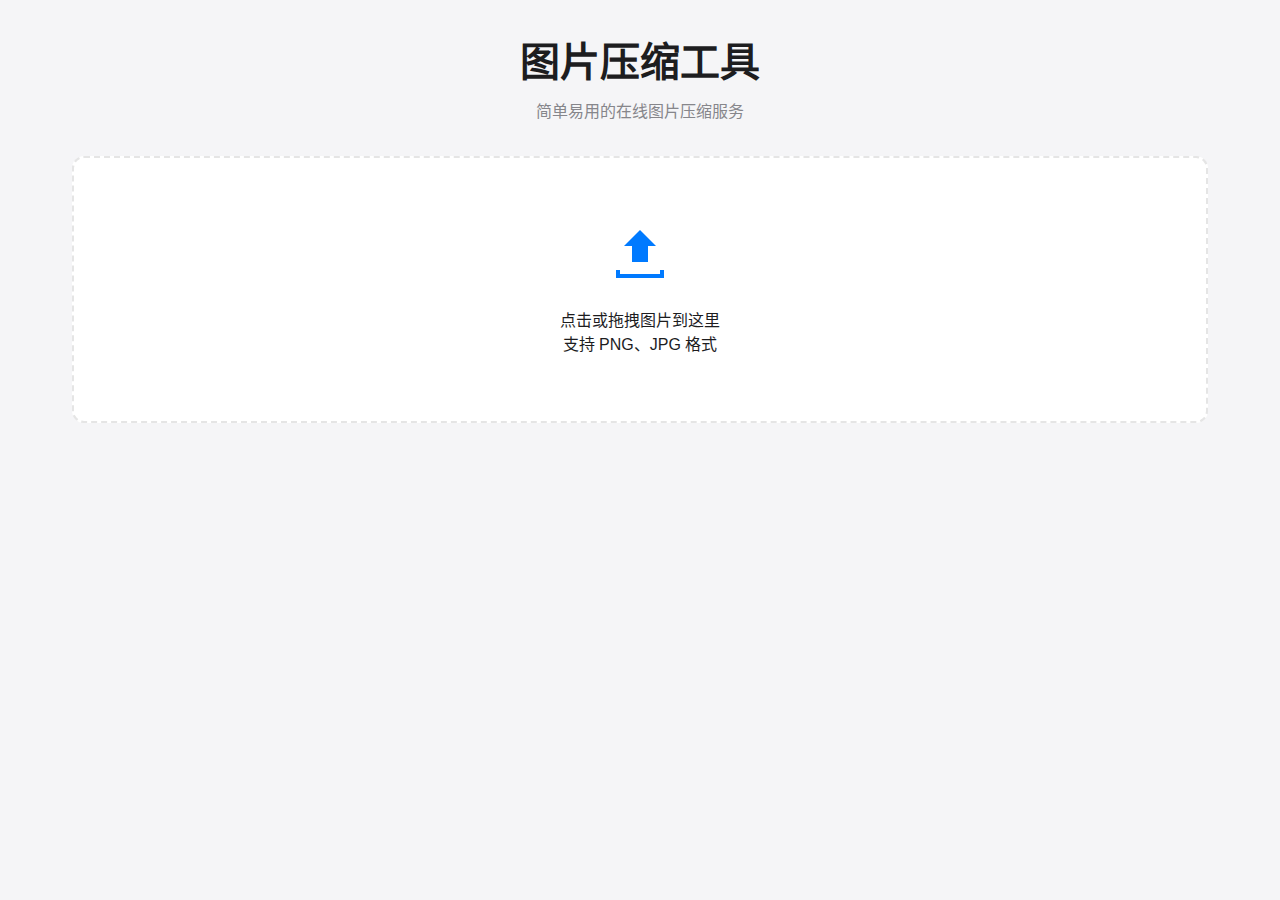
<file: index.html>
<!DOCTYPE html>
<html lang="zh-CN">
<head>
    <meta charset="UTF-8">
    <meta name="viewport" content="width=device-width, initial-scale=1.0">
    <title>图片压缩工具</title>
    <link rel="stylesheet" href="styles.css">
</head>
<body>
    <div class="container">
        <!-- 头部标题 -->
        <header>
            <h1>图片压缩工具</h1>
            <p>简单易用的在线图片压缩服务</p>
        </header>

        <!-- 上传区域 -->
        <div class="upload-area" id="uploadArea">
            <input type="file" id="fileInput" accept="image/png,image/jpeg" hidden>
            <div class="upload-box">
                <img src="upload-icon.svg" alt="上传图标" class="upload-icon">
                <p>点击或拖拽图片到这里</p>
                <p class="sub-text">支持 PNG、JPG 格式</p>
            </div>
        </div>

        <!-- 预览和控制区域 -->
        <div class="preview-container" id="previewContainer" style="display: none;">
            <div class="preview-box">
                <div class="original-image">
                    <h3>原始图片</h3>
                    <div class="image-container">
                        <img id="originalPreview" alt="原始图片预览">
                    </div>
                    <div class="file-info">
                        <span>文件大小：</span>
                        <span id="originalSize">0 KB</span>
                    </div>
                </div>

                <div class="compressed-image">
                    <h3>压缩后</h3>
                    <div class="image-container">
                        <img id="compressedPreview" alt="压缩后预览">
                    </div>
                    <div class="file-info">
                        <span>文件大小：</span>
                        <span id="compressedSize">0 KB</span>
                    </div>
                </div>
            </div>

            <!-- 压缩控制 -->
            <div class="controls">
                <div class="quality-control">
                    <label for="qualitySlider">压缩程度：</label>
                    <input type="range" id="qualitySlider" min="0" max="100" value="80">
                    <span id="qualityValue">80%</span>
                    <span class="quality-note">（JPG: 调整压缩质量 / PNG: 调整图片尺寸）</span>
                </div>
                <button id="downloadBtn" class="download-btn">下载压缩后的图片</button>
            </div>
        </div>
    </div>
    <script src="script.js"></script>
</body>
</html>
</file>
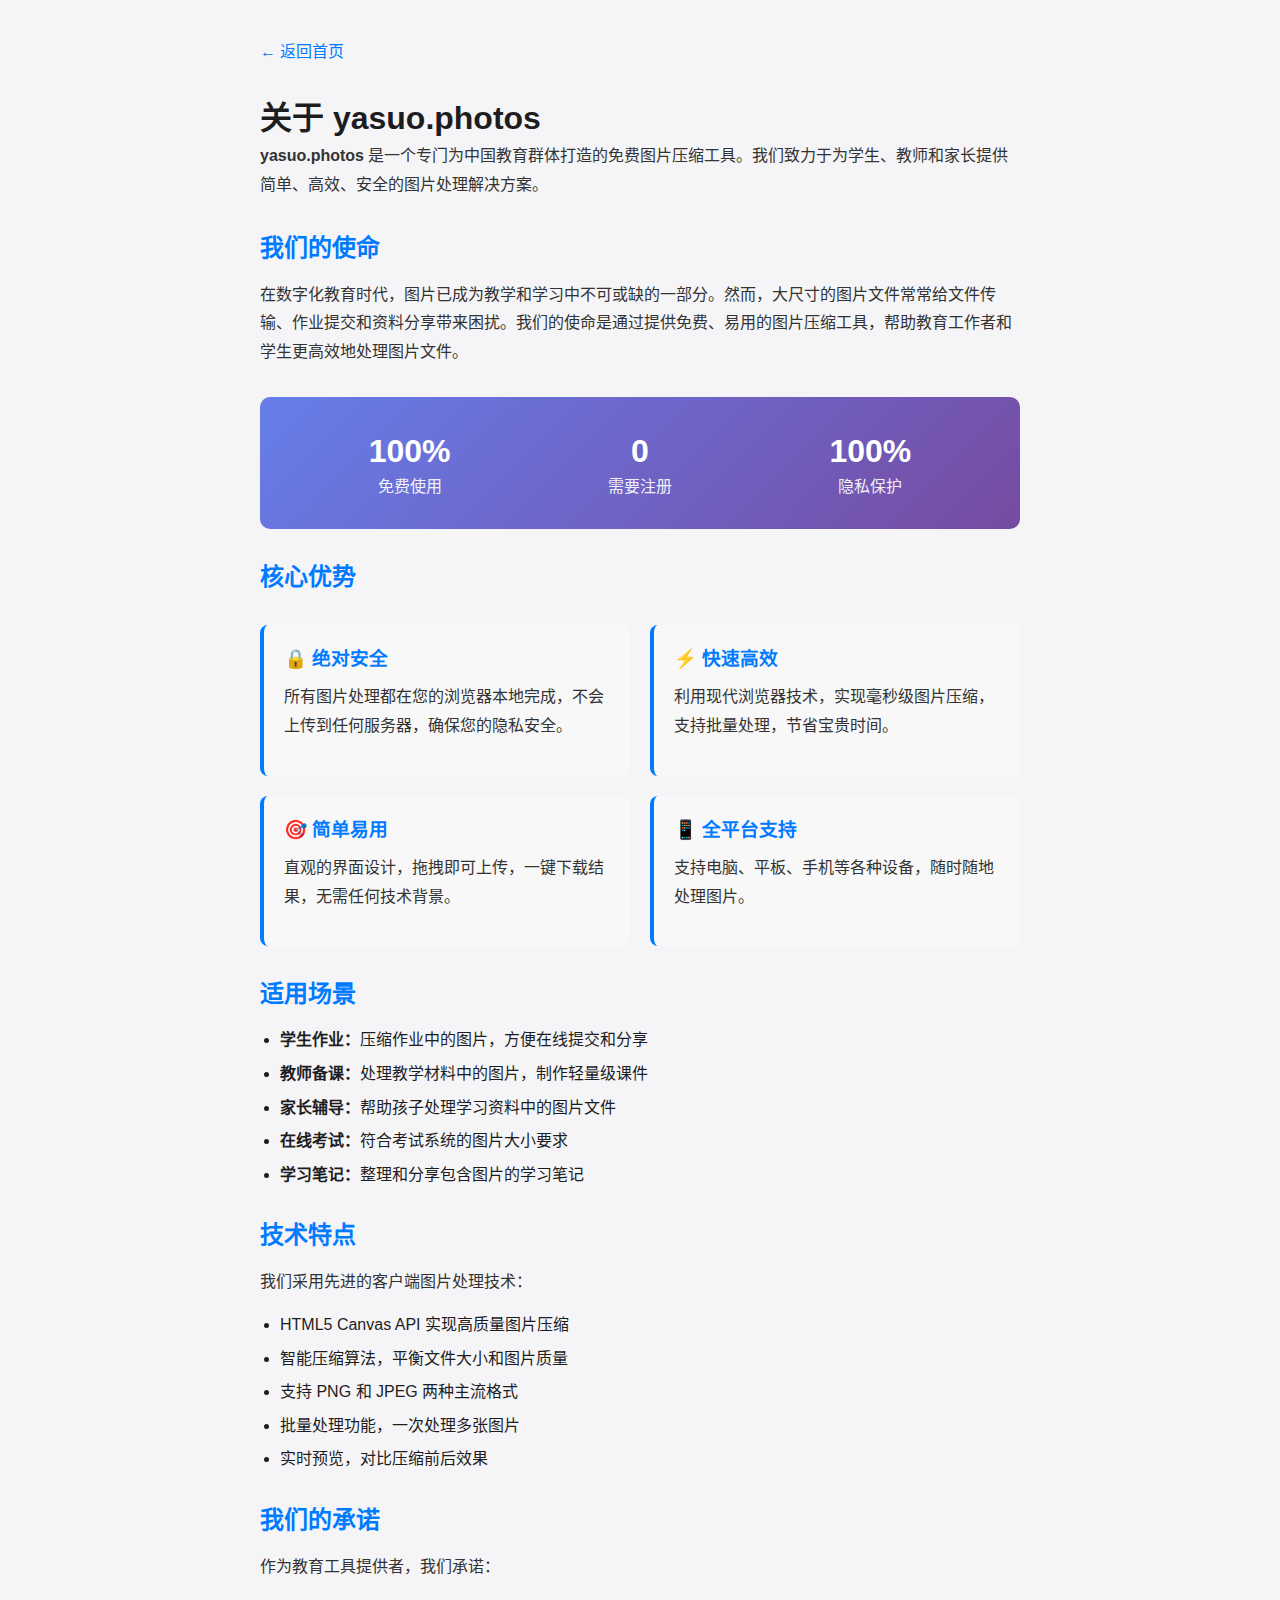
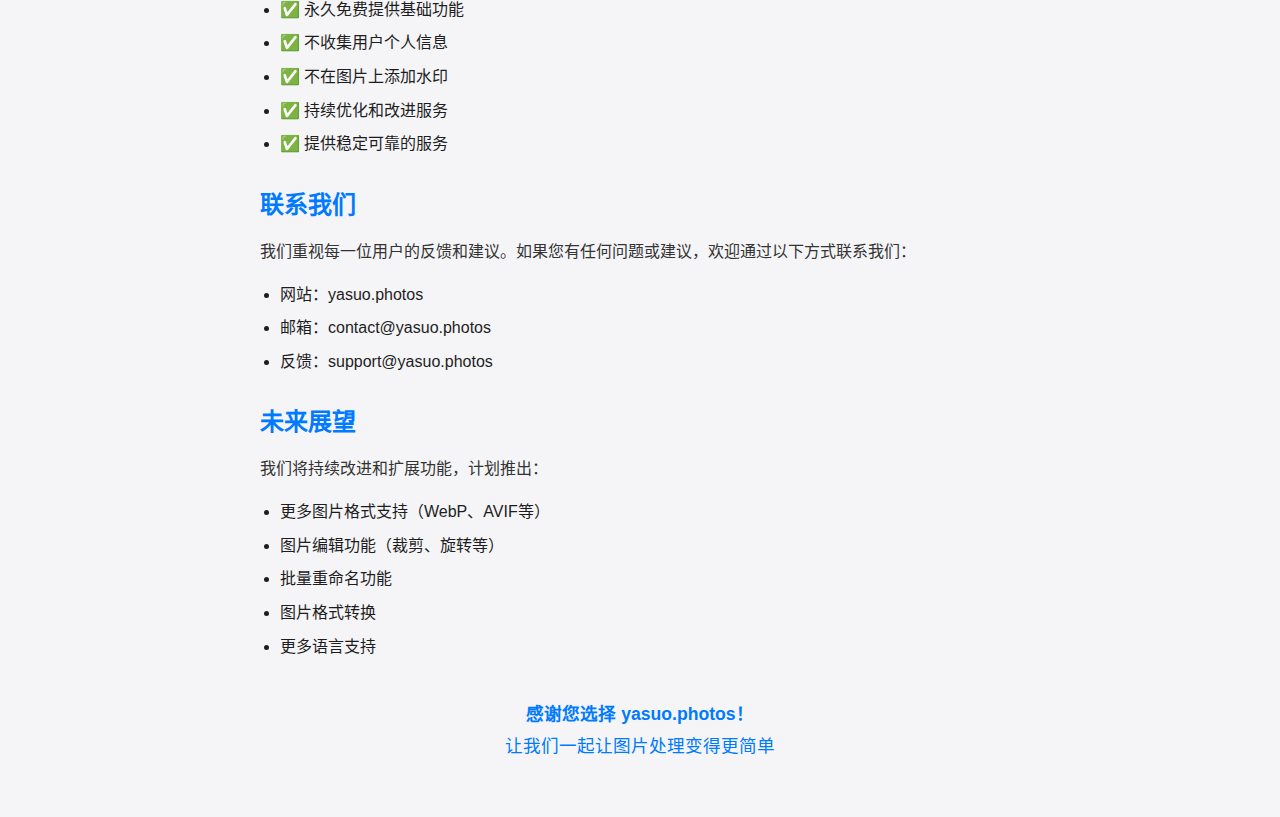
<file: about.html>
<!DOCTYPE html>
<html lang="zh-CN">
<head>
    <meta charset="UTF-8">
    <meta name="viewport" content="width=device-width, initial-scale=1.0">
    <title>关于我们 - yasuo.photos</title>
    <link rel="stylesheet" href="styles.css">
    <style>
        .policy-container {
            max-width: 800px;
            margin: 0 auto;
            padding: 40px 20px;
        }
        .policy-content h2 {
            color: var(--primary-color);
            margin-top: 30px;
            margin-bottom: 15px;
        }
        .policy-content p {
            line-height: 1.8;
            margin-bottom: 15px;
            color: #333;
        }
        .policy-content ul {
            margin-left: 20px;
            margin-bottom: 15px;
        }
        .policy-content li {
            margin-bottom: 8px;
            line-height: 1.6;
        }
        .back-link {
            display: inline-block;
            margin-bottom: 30px;
            color: var(--primary-color);
            text-decoration: none;
        }
        .back-link:hover {
            text-decoration: underline;
        }
        .feature-grid {
            display: grid;
            grid-template-columns: repeat(auto-fit, minmax(250px, 1fr));
            gap: 20px;
            margin: 30px 0;
        }
        .feature-card {
            background: #f8f8f8;
            padding: 20px;
            border-radius: 8px;
            border-left: 4px solid var(--primary-color);
        }
        .feature-card h3 {
            color: var(--primary-color);
            margin-bottom: 10px;
        }
        .stats {
            display: flex;
            justify-content: space-around;
            margin: 30px 0;
            padding: 30px;
            background: linear-gradient(135deg, #667eea 0%, #764ba2 100%);
            border-radius: 10px;
            color: white;
        }
        .stat-item {
            text-align: center;
        }
        .stat-number {
            font-size: 2em;
            font-weight: bold;
            display: block;
        }
        .stat-label {
            margin-top: 5px;
            opacity: 0.9;
        }
    </style>
</head>
<body>
    <div class="policy-container">
        <a href="index.html" class="back-link">← 返回首页</a>
        
        <h1>关于 yasuo.photos</h1>
        
        <div class="policy-content">
            <p><strong>yasuo.photos</strong> 是一个专门为中国教育群体打造的免费图片压缩工具。我们致力于为学生、教师和家长提供简单、高效、安全的图片处理解决方案。</p>
            
            <h2>我们的使命</h2>
            <p>在数字化教育时代，图片已成为教学和学习中不可或缺的一部分。然而，大尺寸的图片文件常常给文件传输、作业提交和资料分享带来困扰。我们的使命是通过提供免费、易用的图片压缩工具，帮助教育工作者和学生更高效地处理图片文件。</p>
            
            <div class="stats">
                <div class="stat-item">
                    <span class="stat-number">100%</span>
                    <span class="stat-label">免费使用</span>
                </div>
                <div class="stat-item">
                    <span class="stat-number">0</span>
                    <span class="stat-label">需要注册</span>
                </div>
                <div class="stat-item">
                    <span class="stat-number">100%</span>
                    <span class="stat-label">隐私保护</span>
                </div>
            </div>
            
            <h2>核心优势</h2>
            <div class="feature-grid">
                <div class="feature-card">
                    <h3>🔒 绝对安全</h3>
                    <p>所有图片处理都在您的浏览器本地完成，不会上传到任何服务器，确保您的隐私安全。</p>
                </div>
                <div class="feature-card">
                    <h3>⚡ 快速高效</h3>
                    <p>利用现代浏览器技术，实现毫秒级图片压缩，支持批量处理，节省宝贵时间。</p>
                </div>
                <div class="feature-card">
                    <h3>🎯 简单易用</h3>
                    <p>直观的界面设计，拖拽即可上传，一键下载结果，无需任何技术背景。</p>
                </div>
                <div class="feature-card">
                    <h3>📱 全平台支持</h3>
                    <p>支持电脑、平板、手机等各种设备，随时随地处理图片。</p>
                </div>
            </div>
            
            <h2>适用场景</h2>
            <ul>
                <li><strong>学生作业：</strong>压缩作业中的图片，方便在线提交和分享</li>
                <li><strong>教师备课：</strong>处理教学材料中的图片，制作轻量级课件</li>
                <li><strong>家长辅导：</strong>帮助孩子处理学习资料中的图片文件</li>
                <li><strong>在线考试：</strong>符合考试系统的图片大小要求</li>
                <li><strong>学习笔记：</strong>整理和分享包含图片的学习笔记</li>
            </ul>
            
            <h2>技术特点</h2>
            <p>我们采用先进的客户端图片处理技术：</p>
            <ul>
                <li>HTML5 Canvas API 实现高质量图片压缩</li>
                <li>智能压缩算法，平衡文件大小和图片质量</li>
                <li>支持 PNG 和 JPEG 两种主流格式</li>
                <li>批量处理功能，一次处理多张图片</li>
                <li>实时预览，对比压缩前后效果</li>
            </ul>
            
            <h2>我们的承诺</h2>
            <p>作为教育工具提供者，我们承诺：</p>
            <ul>
                <li>✅ 永久免费提供基础功能</li>
                <li>✅ 不收集用户个人信息</li>
                <li>✅ 不在图片上添加水印</li>
                <li>✅ 持续优化和改进服务</li>
                <li>✅ 提供稳定可靠的服务</li>
            </ul>
            
            <h2>联系我们</h2>
            <p>我们重视每一位用户的反馈和建议。如果您有任何问题或建议，欢迎通过以下方式联系我们：</p>
            <ul>
                <li>网站：yasuo.photos</li>
                <li>邮箱：contact@yasuo.photos</li>
                <li>反馈：support@yasuo.photos</li>
            </ul>
            
            <h2>未来展望</h2>
            <p>我们将持续改进和扩展功能，计划推出：</p>
            <ul>
                <li>更多图片格式支持（WebP、AVIF等）</li>
                <li>图片编辑功能（裁剪、旋转等）</li>
                <li>批量重命名功能</li>
                <li>图片格式转换</li>
                <li>更多语言支持</li>
            </ul>
            
            <p style="text-align: center; margin-top: 40px; font-size: 1.1em; color: var(--primary-color);">
                <strong>感谢您选择 yasuo.photos！</strong><br>
                让我们一起让图片处理变得更简单
            </p>
        </div>
    </div>
</body>
</html>
</file>
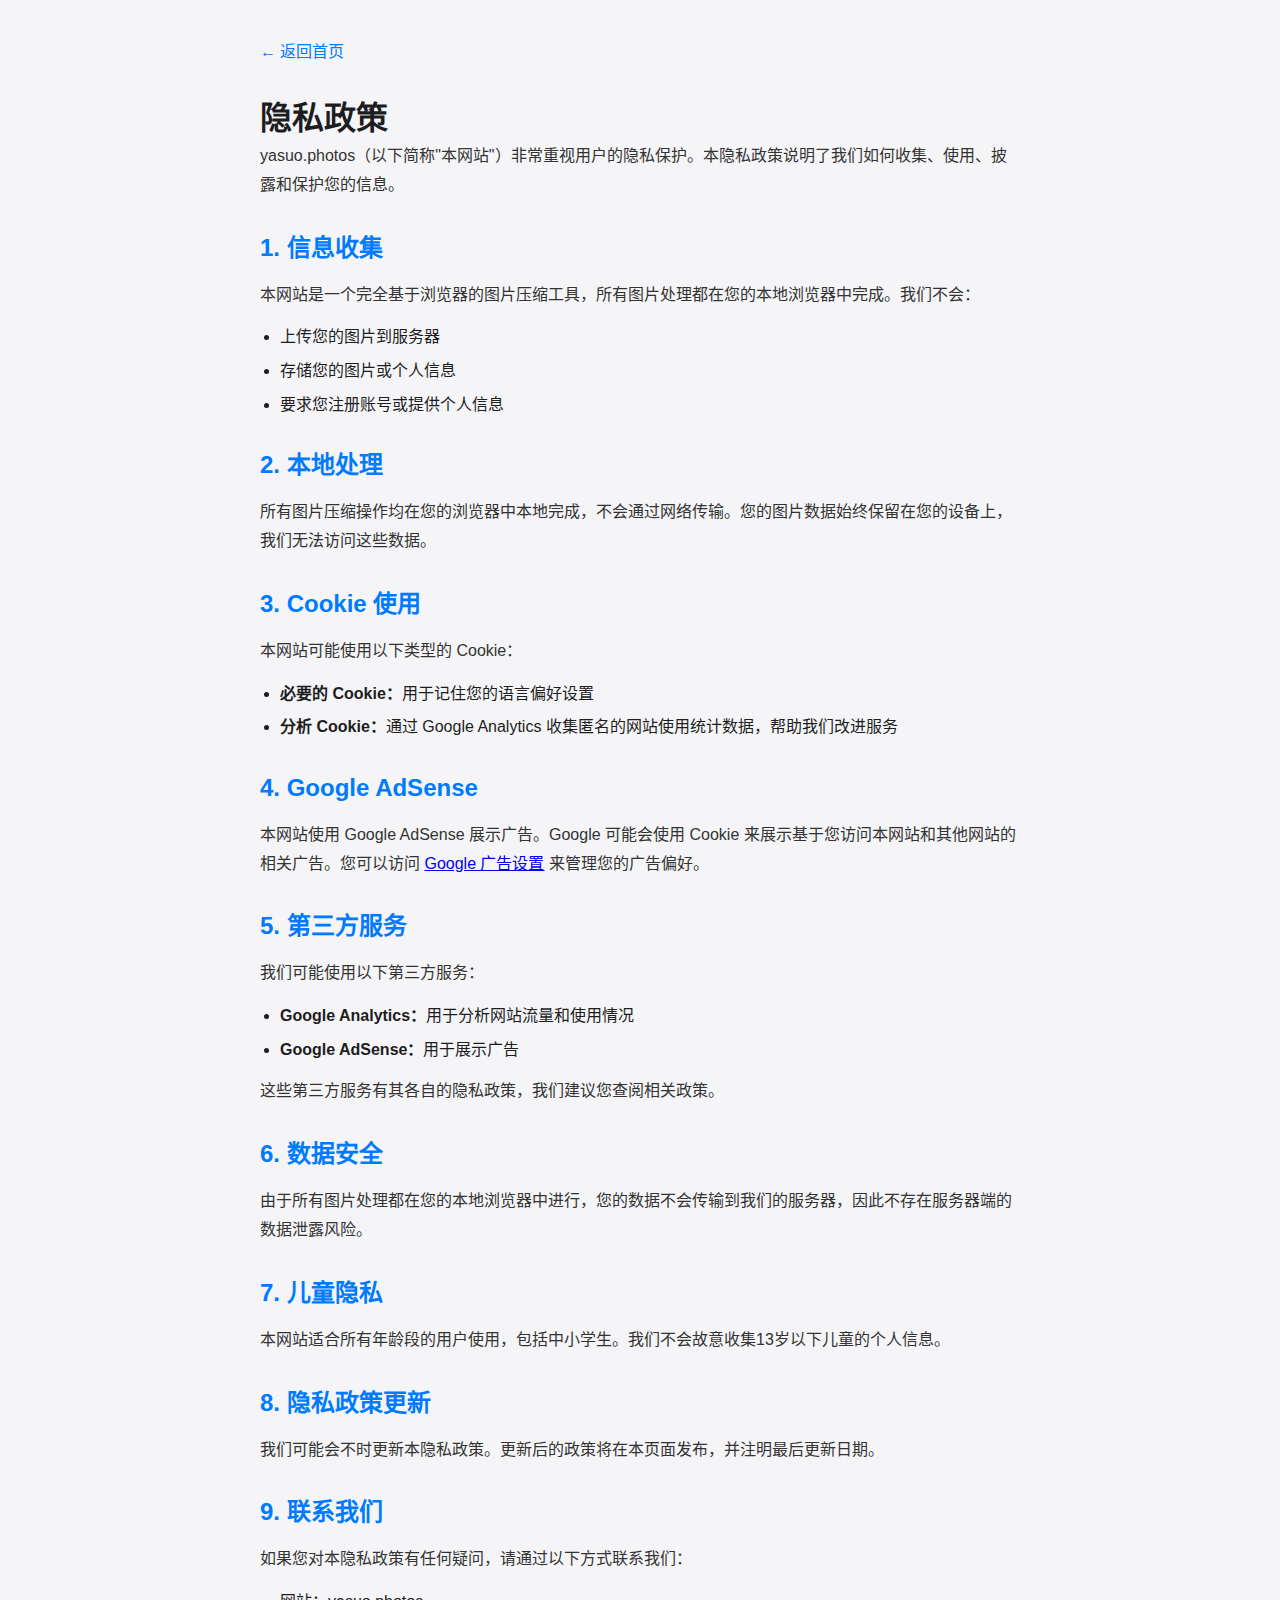
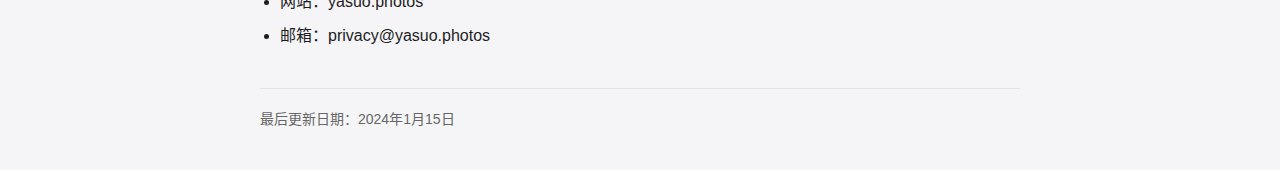
<file: privacy.html>
<!DOCTYPE html>
<html lang="zh-CN">
<head>
    <meta charset="UTF-8">
    <meta name="viewport" content="width=device-width, initial-scale=1.0">
    <title>隐私政策 - yasuo.photos</title>
    <link rel="stylesheet" href="styles.css">
    <style>
        .policy-container {
            max-width: 800px;
            margin: 0 auto;
            padding: 40px 20px;
        }
        .policy-content h2 {
            color: var(--primary-color);
            margin-top: 30px;
            margin-bottom: 15px;
        }
        .policy-content p {
            line-height: 1.8;
            margin-bottom: 15px;
            color: #333;
        }
        .policy-content ul {
            margin-left: 20px;
            margin-bottom: 15px;
        }
        .policy-content li {
            margin-bottom: 8px;
            line-height: 1.6;
        }
        .back-link {
            display: inline-block;
            margin-bottom: 30px;
            color: var(--primary-color);
            text-decoration: none;
        }
        .back-link:hover {
            text-decoration: underline;
        }
        .last-updated {
            color: #666;
            font-size: 14px;
            margin-top: 40px;
            padding-top: 20px;
            border-top: 1px solid #e5e5e5;
        }
    </style>
</head>
<body>
    <div class="policy-container">
        <a href="index.html" class="back-link">← 返回首页</a>
        
        <h1>隐私政策</h1>
        
        <div class="policy-content">
            <p>yasuo.photos（以下简称"本网站"）非常重视用户的隐私保护。本隐私政策说明了我们如何收集、使用、披露和保护您的信息。</p>
            
            <h2>1. 信息收集</h2>
            <p>本网站是一个完全基于浏览器的图片压缩工具，所有图片处理都在您的本地浏览器中完成。我们不会：</p>
            <ul>
                <li>上传您的图片到服务器</li>
                <li>存储您的图片或个人信息</li>
                <li>要求您注册账号或提供个人信息</li>
            </ul>
            
            <h2>2. 本地处理</h2>
            <p>所有图片压缩操作均在您的浏览器中本地完成，不会通过网络传输。您的图片数据始终保留在您的设备上，我们无法访问这些数据。</p>
            
            <h2>3. Cookie 使用</h2>
            <p>本网站可能使用以下类型的 Cookie：</p>
            <ul>
                <li><strong>必要的 Cookie：</strong>用于记住您的语言偏好设置</li>
                <li><strong>分析 Cookie：</strong>通过 Google Analytics 收集匿名的网站使用统计数据，帮助我们改进服务</li>
            </ul>
            
            <h2>4. Google AdSense</h2>
            <p>本网站使用 Google AdSense 展示广告。Google 可能会使用 Cookie 来展示基于您访问本网站和其他网站的相关广告。您可以访问 <a href="https://www.google.com/policies/technologies/ads/" target="_blank">Google 广告设置</a> 来管理您的广告偏好。</p>
            
            <h2>5. 第三方服务</h2>
            <p>我们可能使用以下第三方服务：</p>
            <ul>
                <li><strong>Google Analytics：</strong>用于分析网站流量和使用情况</li>
                <li><strong>Google AdSense：</strong>用于展示广告</li>
            </ul>
            <p>这些第三方服务有其各自的隐私政策，我们建议您查阅相关政策。</p>
            
            <h2>6. 数据安全</h2>
            <p>由于所有图片处理都在您的本地浏览器中进行，您的数据不会传输到我们的服务器，因此不存在服务器端的数据泄露风险。</p>
            
            <h2>7. 儿童隐私</h2>
            <p>本网站适合所有年龄段的用户使用，包括中小学生。我们不会故意收集13岁以下儿童的个人信息。</p>
            
            <h2>8. 隐私政策更新</h2>
            <p>我们可能会不时更新本隐私政策。更新后的政策将在本页面发布，并注明最后更新日期。</p>
            
            <h2>9. 联系我们</h2>
            <p>如果您对本隐私政策有任何疑问，请通过以下方式联系我们：</p>
            <ul>
                <li>网站：yasuo.photos</li>
                <li>邮箱：privacy@yasuo.photos</li>
            </ul>
            
            <div class="last-updated">
                最后更新日期：2024年1月15日
            </div>
        </div>
    </div>
</body>
</html>
</file>
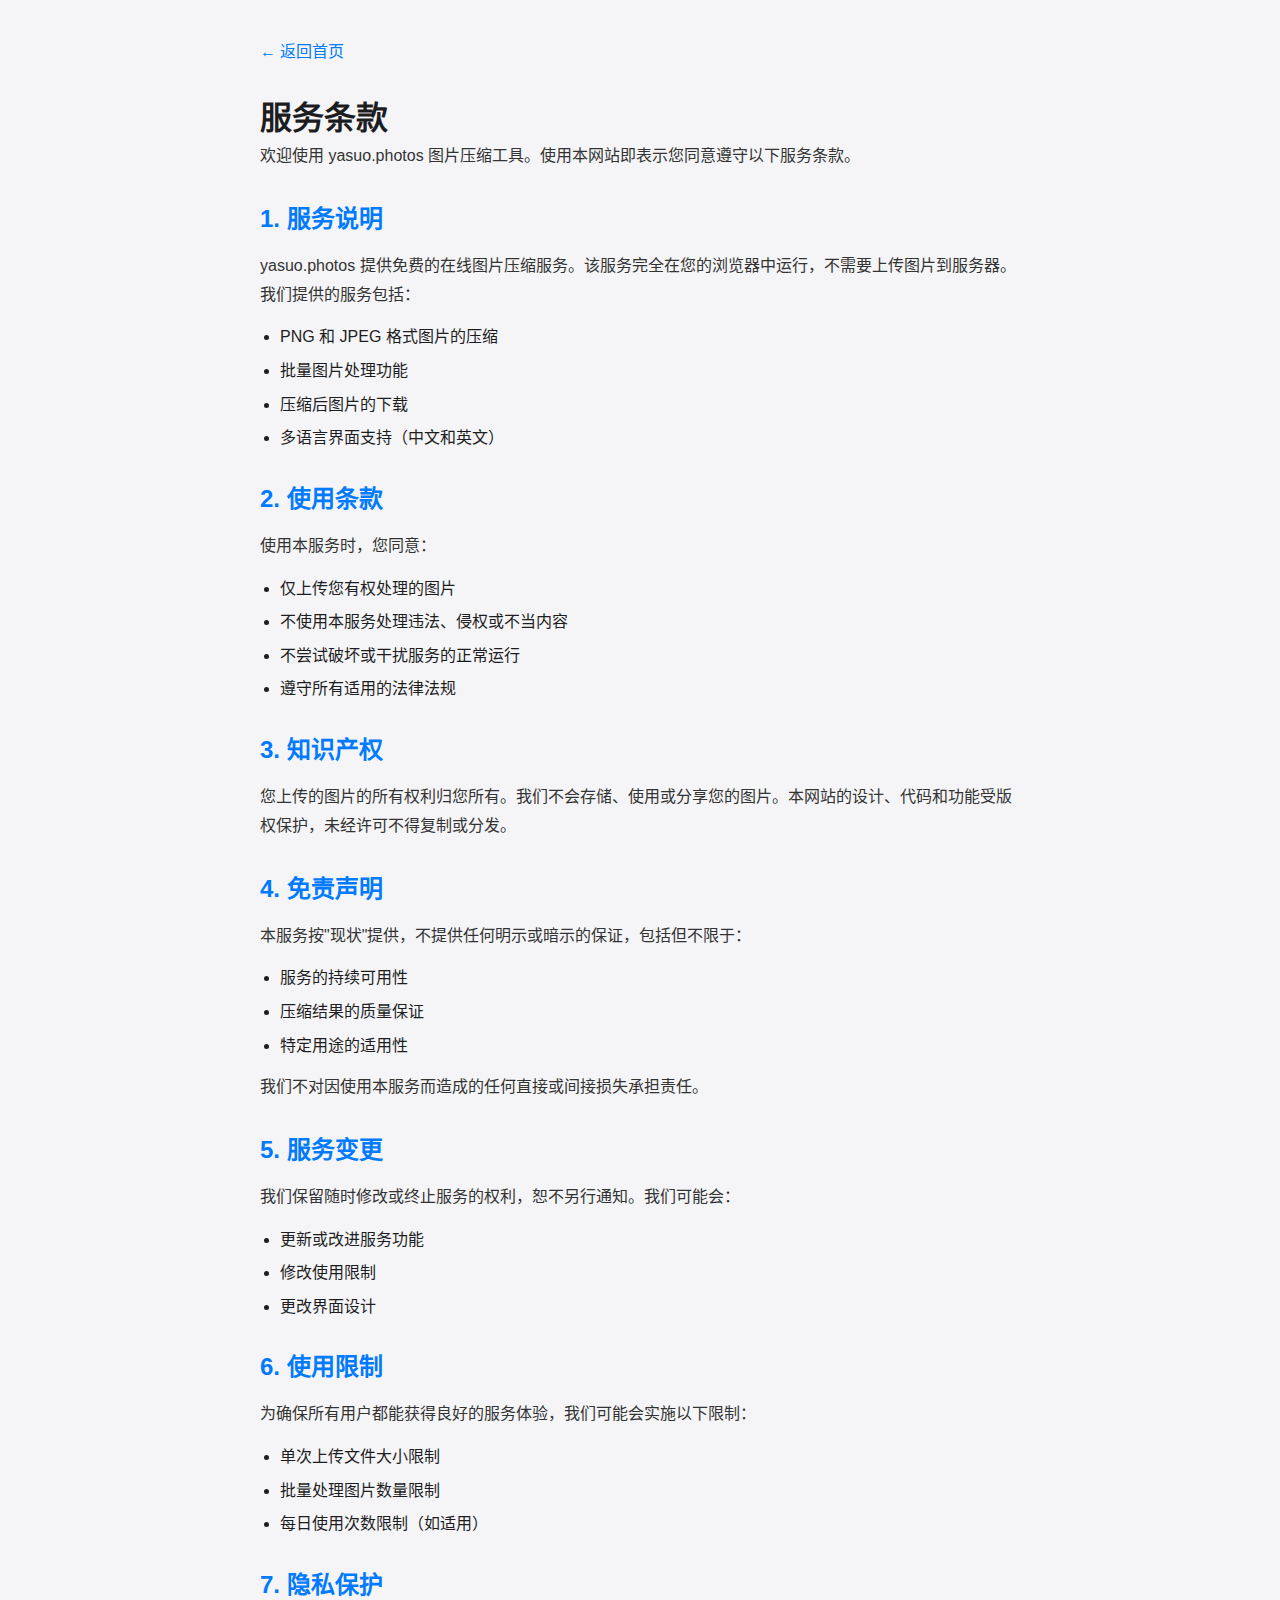
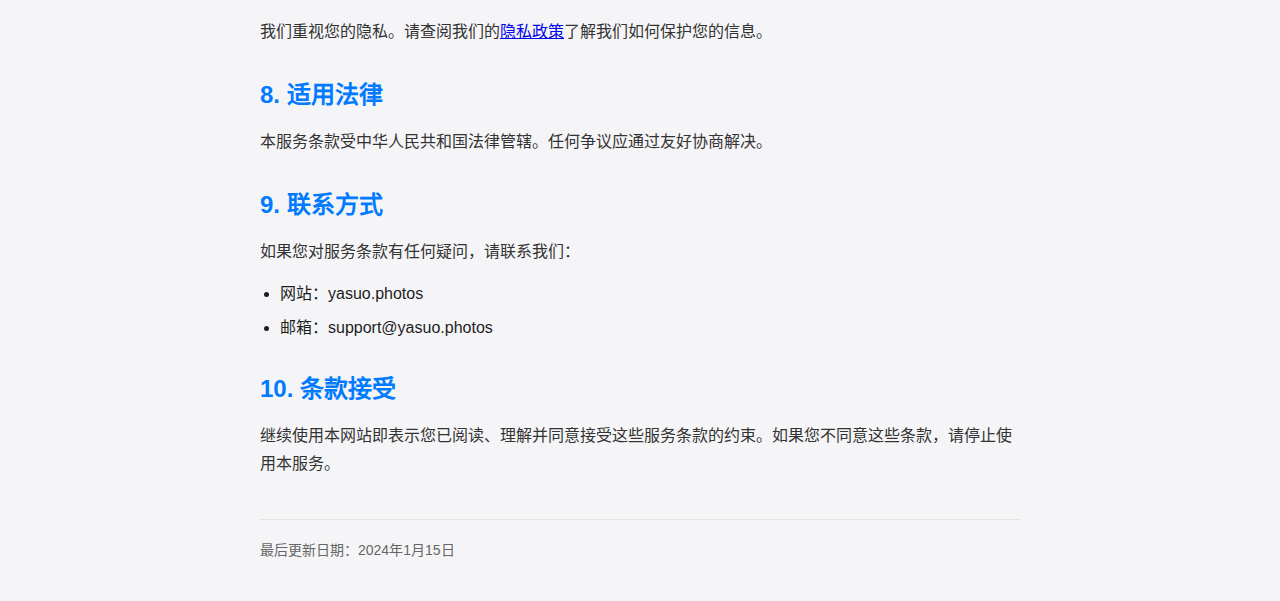
<file: terms.html>
<!DOCTYPE html>
<html lang="zh-CN">
<head>
    <meta charset="UTF-8">
    <meta name="viewport" content="width=device-width, initial-scale=1.0">
    <title>服务条款 - yasuo.photos</title>
    <link rel="stylesheet" href="styles.css">
    <style>
        .policy-container {
            max-width: 800px;
            margin: 0 auto;
            padding: 40px 20px;
        }
        .policy-content h2 {
            color: var(--primary-color);
            margin-top: 30px;
            margin-bottom: 15px;
        }
        .policy-content p {
            line-height: 1.8;
            margin-bottom: 15px;
            color: #333;
        }
        .policy-content ul {
            margin-left: 20px;
            margin-bottom: 15px;
        }
        .policy-content li {
            margin-bottom: 8px;
            line-height: 1.6;
        }
        .back-link {
            display: inline-block;
            margin-bottom: 30px;
            color: var(--primary-color);
            text-decoration: none;
        }
        .back-link:hover {
            text-decoration: underline;
        }
        .last-updated {
            color: #666;
            font-size: 14px;
            margin-top: 40px;
            padding-top: 20px;
            border-top: 1px solid #e5e5e5;
        }
    </style>
</head>
<body>
    <div class="policy-container">
        <a href="index.html" class="back-link">← 返回首页</a>
        
        <h1>服务条款</h1>
        
        <div class="policy-content">
            <p>欢迎使用 yasuo.photos 图片压缩工具。使用本网站即表示您同意遵守以下服务条款。</p>
            
            <h2>1. 服务说明</h2>
            <p>yasuo.photos 提供免费的在线图片压缩服务。该服务完全在您的浏览器中运行，不需要上传图片到服务器。我们提供的服务包括：</p>
            <ul>
                <li>PNG 和 JPEG 格式图片的压缩</li>
                <li>批量图片处理功能</li>
                <li>压缩后图片的下载</li>
                <li>多语言界面支持（中文和英文）</li>
            </ul>
            
            <h2>2. 使用条款</h2>
            <p>使用本服务时，您同意：</p>
            <ul>
                <li>仅上传您有权处理的图片</li>
                <li>不使用本服务处理违法、侵权或不当内容</li>
                <li>不尝试破坏或干扰服务的正常运行</li>
                <li>遵守所有适用的法律法规</li>
            </ul>
            
            <h2>3. 知识产权</h2>
            <p>您上传的图片的所有权利归您所有。我们不会存储、使用或分享您的图片。本网站的设计、代码和功能受版权保护，未经许可不得复制或分发。</p>
            
            <h2>4. 免责声明</h2>
            <p>本服务按"现状"提供，不提供任何明示或暗示的保证，包括但不限于：</p>
            <ul>
                <li>服务的持续可用性</li>
                <li>压缩结果的质量保证</li>
                <li>特定用途的适用性</li>
            </ul>
            <p>我们不对因使用本服务而造成的任何直接或间接损失承担责任。</p>
            
            <h2>5. 服务变更</h2>
            <p>我们保留随时修改或终止服务的权利，恕不另行通知。我们可能会：</p>
            <ul>
                <li>更新或改进服务功能</li>
                <li>修改使用限制</li>
                <li>更改界面设计</li>
            </ul>
            
            <h2>6. 使用限制</h2>
            <p>为确保所有用户都能获得良好的服务体验，我们可能会实施以下限制：</p>
            <ul>
                <li>单次上传文件大小限制</li>
                <li>批量处理图片数量限制</li>
                <li>每日使用次数限制（如适用）</li>
            </ul>
            
            <h2>7. 隐私保护</h2>
            <p>我们重视您的隐私。请查阅我们的<a href="privacy.html">隐私政策</a>了解我们如何保护您的信息。</p>
            
            <h2>8. 适用法律</h2>
            <p>本服务条款受中华人民共和国法律管辖。任何争议应通过友好协商解决。</p>
            
            <h2>9. 联系方式</h2>
            <p>如果您对服务条款有任何疑问，请联系我们：</p>
            <ul>
                <li>网站：yasuo.photos</li>
                <li>邮箱：support@yasuo.photos</li>
            </ul>
            
            <h2>10. 条款接受</h2>
            <p>继续使用本网站即表示您已阅读、理解并同意接受这些服务条款的约束。如果您不同意这些条款，请停止使用本服务。</p>
            
            <div class="last-updated">
                最后更新日期：2024年1月15日
            </div>
        </div>
    </div>
</body>
</html>
</file>
<file: styles.css>
/* 全局样式 */
:root {
    --primary-color: #007AFF;
    --background-color: #F5F5F7;
    --card-background: #FFFFFF;
    --text-color: #1D1D1F;
    --border-radius: 12px;
}

* {
    margin: 0;
    padding: 0;
    box-sizing: border-box;
    font-family: -apple-system, BlinkMacSystemFont, "Segoe UI", Roboto, sans-serif;
}

body {
    background-color: var(--background-color);
    color: var(--text-color);
    line-height: 1.5;
}

.container {
    max-width: 1200px;
    margin: 0 auto;
    padding: 2rem;
}

/* 头部样式 */
header {
    text-align: center;
    margin-bottom: 2rem;
}

header h1 {
    font-size: 2.5rem;
    font-weight: 700;
    margin-bottom: 0.5rem;
}

header p {
    color: #86868B;
}

/* 上传区域样式 */
.upload-area {
    background: var(--card-background);
    border-radius: var(--border-radius);
    padding: 2rem;
    text-align: center;
    border: 2px dashed #E5E5E5;
    cursor: pointer;
    transition: all 0.3s ease;
}

.upload-area:hover {
    border-color: var(--primary-color);
}

.upload-box {
    padding: 2rem;
}

.upload-icon {
    width: 64px;
    height: 64px;
    margin-bottom: 1rem;
}

/* 预览区域样式 */
.preview-container {
    margin-top: 2rem;
}

.preview-box {
    display: grid;
    grid-template-columns: 1fr 1fr;
    gap: 2rem;
    margin-bottom: 2rem;
}

.original-image,
.compressed-image {
    background: var(--card-background);
    padding: 1rem;
    border-radius: var(--border-radius);
    box-shadow: 0 4px 6px rgba(0, 0, 0, 0.1);
}

.image-container {
    width: 100%;
    height: 300px;
    overflow: hidden;
    margin: 1rem 0;
    border-radius: var(--border-radius);
    background: #F5F5F7;
}

.image-container img {
    width: 100%;
    height: 100%;
    object-fit: contain;
}

/* 控制区域样式 */
.controls {
    background: var(--card-background);
    padding: 1.5rem;
    border-radius: var(--border-radius);
    box-shadow: 0 4px 6px rgba(0, 0, 0, 0.1);
}

.quality-control {
    display: flex;
    align-items: center;
    gap: 1rem;
    margin-bottom: 1rem;
}

input[type="range"] {
    flex: 1;
    -webkit-appearance: none;
    height: 4px;
    background: #E5E5E5;
    border-radius: 2px;
}

input[type="range"]::-webkit-slider-thumb {
    -webkit-appearance: none;
    width: 20px;
    height: 20px;
    background: var(--primary-color);
    border-radius: 50%;
    cursor: pointer;
}

.download-btn {
    width: 100%;
    padding: 1rem;
    background: var(--primary-color);
    color: white;
    border: none;
    border-radius: var(--border-radius);
    font-size: 1rem;
    font-weight: 600;
    cursor: pointer;
    transition: all 0.3s ease;
}

.download-btn:hover {
    background: #0056b3;
}

.quality-note {
    font-size: 0.9rem;
    color: #86868B;
}
</file>
